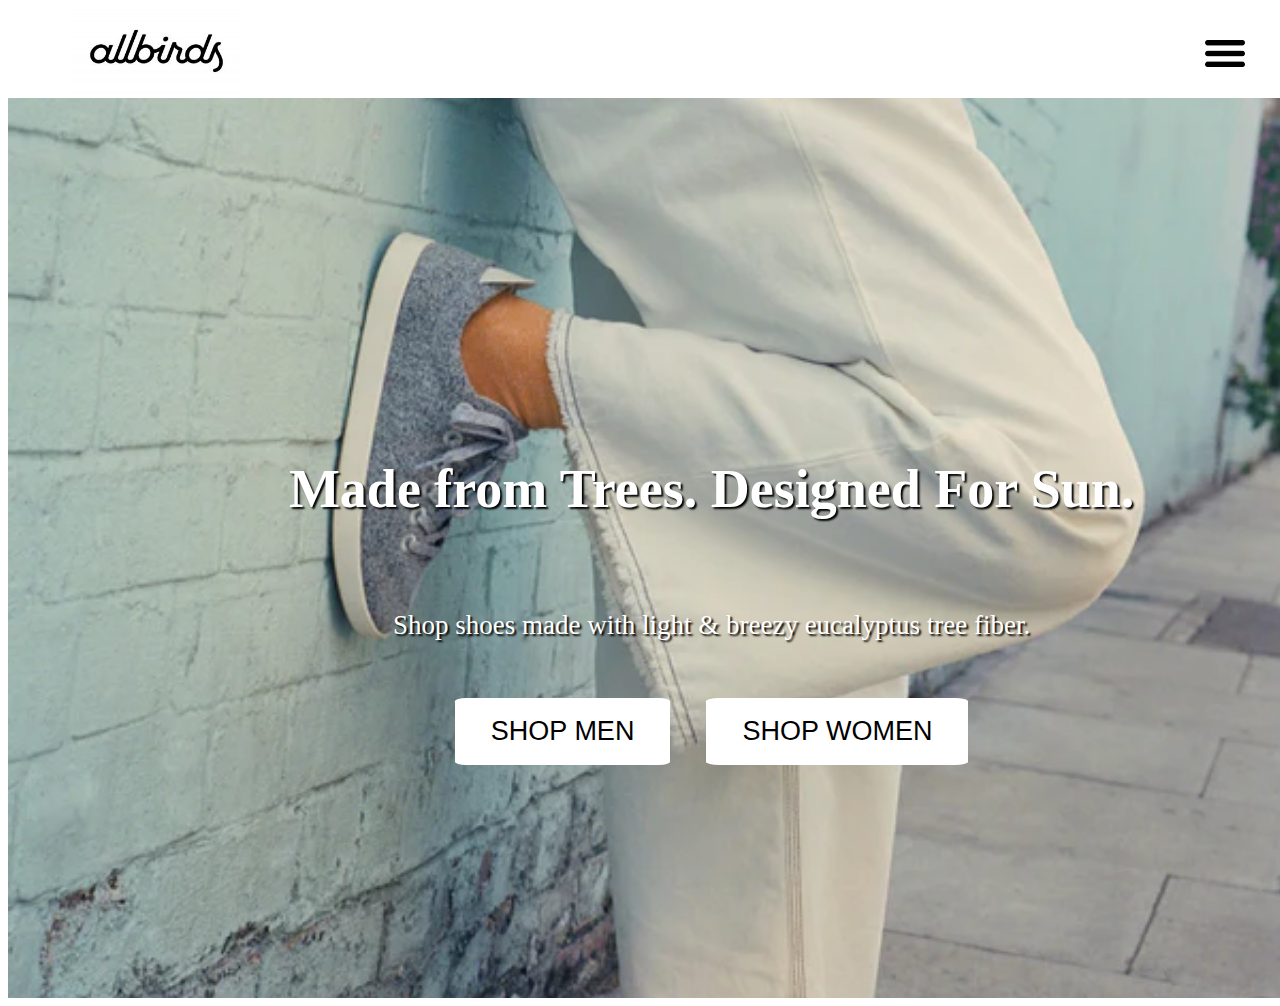
<file: index.html>
<!DOCTYPE html>
<html lang="en">
<head>
    <meta charset="UTF-8">
    <meta name="viewport" content="width=device-width, initial-scale=1.0">
    <title>All birds</title>
    <link rel="stylesheet" href="style.css">
</head>
<body>
    <div id="container">
        <div id="newHeading1" class="hd">
            <nav>
                <ul>
                    <li><a href="#">MEN</a></li>
                    <li><a href="#">WOMEN</a></li>
                    <li><a href="#">NEW ARRIVALS</a></li>
                </ul>
            </nav>
            <!-- <div class="items">MEM</div>
            <div class="items">WOMEN</div>
            <div class="items">NEW ARRIVALS</div> -->
        </div>
        <div id="newHeading2" class="hd">
            <div class="items"> <img src="logo.jpg" alt=""></div>
            <div class="items" onclick=showSidebar()> <img src="menu.png" alt="" class="logos" id="menu"></div>
        </div>
        <div id="newHeading3" class="hd">
            <nav>
                <ul>
                    <li><a href="#">SASTAINIBILTY</a></li>
                    <li><a href="#">RERUN</a></li>
                    <li><a href="#">STORES</a></li>
                    <li><img src="user.png" alt="" class="logos"></li>
                    <li><img src="queries.png" alt="" class="logos"></li>
                    <li><img src="cart.png" alt="" class="logos"></li>
                </ul>
            </nav>
            <!-- <div class="items">SASTAINIBILTY</div>
            <div class="items">RERUN</div>
            <div class="items">STORES</div>
            <div class="items"><img src="user.png" alt="" class="logos"></div>
            <div class="items"><img src="queries.png" alt="" class="logos"></div>
            <div class="items"><img src="cart.png" alt="" class="logos"></div> -->
        </div>
    </div>
    <div class="homePage">
        <div><img src="bg2.webp" alt="" id="productImage"></div>
        <div class="sideBar">
            <nav>
                <ul>
                    <li><img src="ruser.png" alt="" id="ruser"></li>
                    <li><a href="#">MEN</a></li>
                    <li><a href="#">WOMEN</a></li>
                    <li><a href="#">NEW ARRIVALS</a></li>
                    <li><a href="#">SASTAINIBILTY</a></li>
                    <li><a href="#">RERUN</a></li>
                    <li><a href="#">STORES</a></li>
                    <li><a href="#">CART</a></li>
                    <li><a href="#">LOG OUT</a></li>

                </ul>
            </nav>
        </div>
        <div class="contant">
            <h1>Made from Trees. Designed For Sun.</h1>
            <p>Shop shoes made with light & breezy eucalyptus tree fiber.</p>
            <div id="btn">
                <button>SHOP MEN</button>
                <button>SHOP WOMEN</button>
            </div>
        </div>
    </div>


    <script>
        function showSidebar(){
            let dis = document.querySelector('.sideBar').style.display;
            if(dis == 'none'){
                document.querySelector('.sideBar').style.display = 'flex';
            }else{
                document.querySelector('.sideBar').style.display = 'none';
            }

        }
    </script>
</body>
</file>
<file: style.css>
a{
    text-decoration: none;
    color: black;
}
#container{
    margin: 0px;
    display: flex;
    height: 10vh;
    /* background-color: aqua; */
    justify-content: space-between;
    align-items: center;
    flex-wrap: wrap;
}

#newHeading1{
    height: 100%;
    display: flex;
    /* background-color: blue; */
    justify-content: space-between;;
    align-items: center;
    flex-wrap: wrap;
}

#newHeading1 nav ul li{
    display: inline;
    margin: 0 2vh;
}

#newHeading2{
    display: flex;
    height: 100%;
}
img{
    height: 10vh;
    align-self: center;
}

.logos{
    height: 3vh;
    align-self: center;
}

#newHeading3{
    height: 100%;
    align-items: center;
    display: flex;
    /* background-color: blue; */
    justify-content: space-around;
    flex-wrap: wrap;
}

li{
    display: inline;
    margin: 0 2vh;
}

.homePage{
    display: flex;
    flex-wrap: wrap;
    justify-content: space-around;
    align-items: start;
    height: 200vh;
    width: 100vw;
    background-image: url('bg.jpg');
    background-size: cover;
}

.sideBar{
    margin-top: 11vh;
    display: none;
    flex-direction: column;
    justify-content: center;
    align-items: center;
    width: 100vw;
    background-color:gainsboro;
    position: fixed;
    top: 0;
    left: 0;
    z-index: 1;
    transition: 0.5s;
}

.sideBar nav ul li{
    display: flex;
    justify-content: center;
    margin-top: 3vh;
    font-size: 3vh;
    color: black;
    text-shadow: 2px 2px 2px white;
}

#productImage{
    margin-left: 5vmin;
    margin-top: 10vmin;
    transform: rotate(8deg);
    border-radius: 5%;
    height: 72vh;
    width: 70vh;;
    box-shadow: 5px 5px 2.5px 6px rgb(122, 153, 163);
}


h1{
    margin: 10vmin;
    font-size: 8vh;
    font-style: bold;
    color: white;
    text-align: center;
    text-shadow: 2px 2px 2px black;
}

p{
    margin: 5vmin;
    font-size: 3vh;
    text-align: center;
    color: white;
    text-shadow: 2px 2px 2px black;
    font-style: bold;
}
.contant{
    margin-top: 30vmin;
    justify-content: center;
    align-items: center;
}

#btn{
    display: flex;
    justify-content: center;
    align-items: center;
    height: 10vh;
    width: 100%;
    /* background-color: blue; */
}

button{
    font-size: 3vmin;
    background-color: white;
    color: black;
    font-style: bold;
    border: none;
    padding: 2vh 4vh;
    border-radius: 5%;
    cursor: pointer;
    margin: 2vh;
    /* box-shadow: 2px 2px 2px black; */
}
#menu{
    display: none;
}

@media (max-width: 1300px) {
    h1{
        font-size: 6vh;
    }
    #newHeading1{
        display: none;
    }
    #newHeading2{
        margin-left: 7vmin;
        margin-right: 3vmin;
        width: 100vw;
        justify-content: space-between;
        align-items: center;
    }
    #newHeading3{
        display: none;
    }
    .homePage{
        margin: 0%;
        height: 100vh;
        background-image: url('bg2.webp');
    }
    #productImage{
        display: none;
    }
    .contant{
        align-content: center;
    }
    #menu{
        display: flex;
    }
  }
</file>
